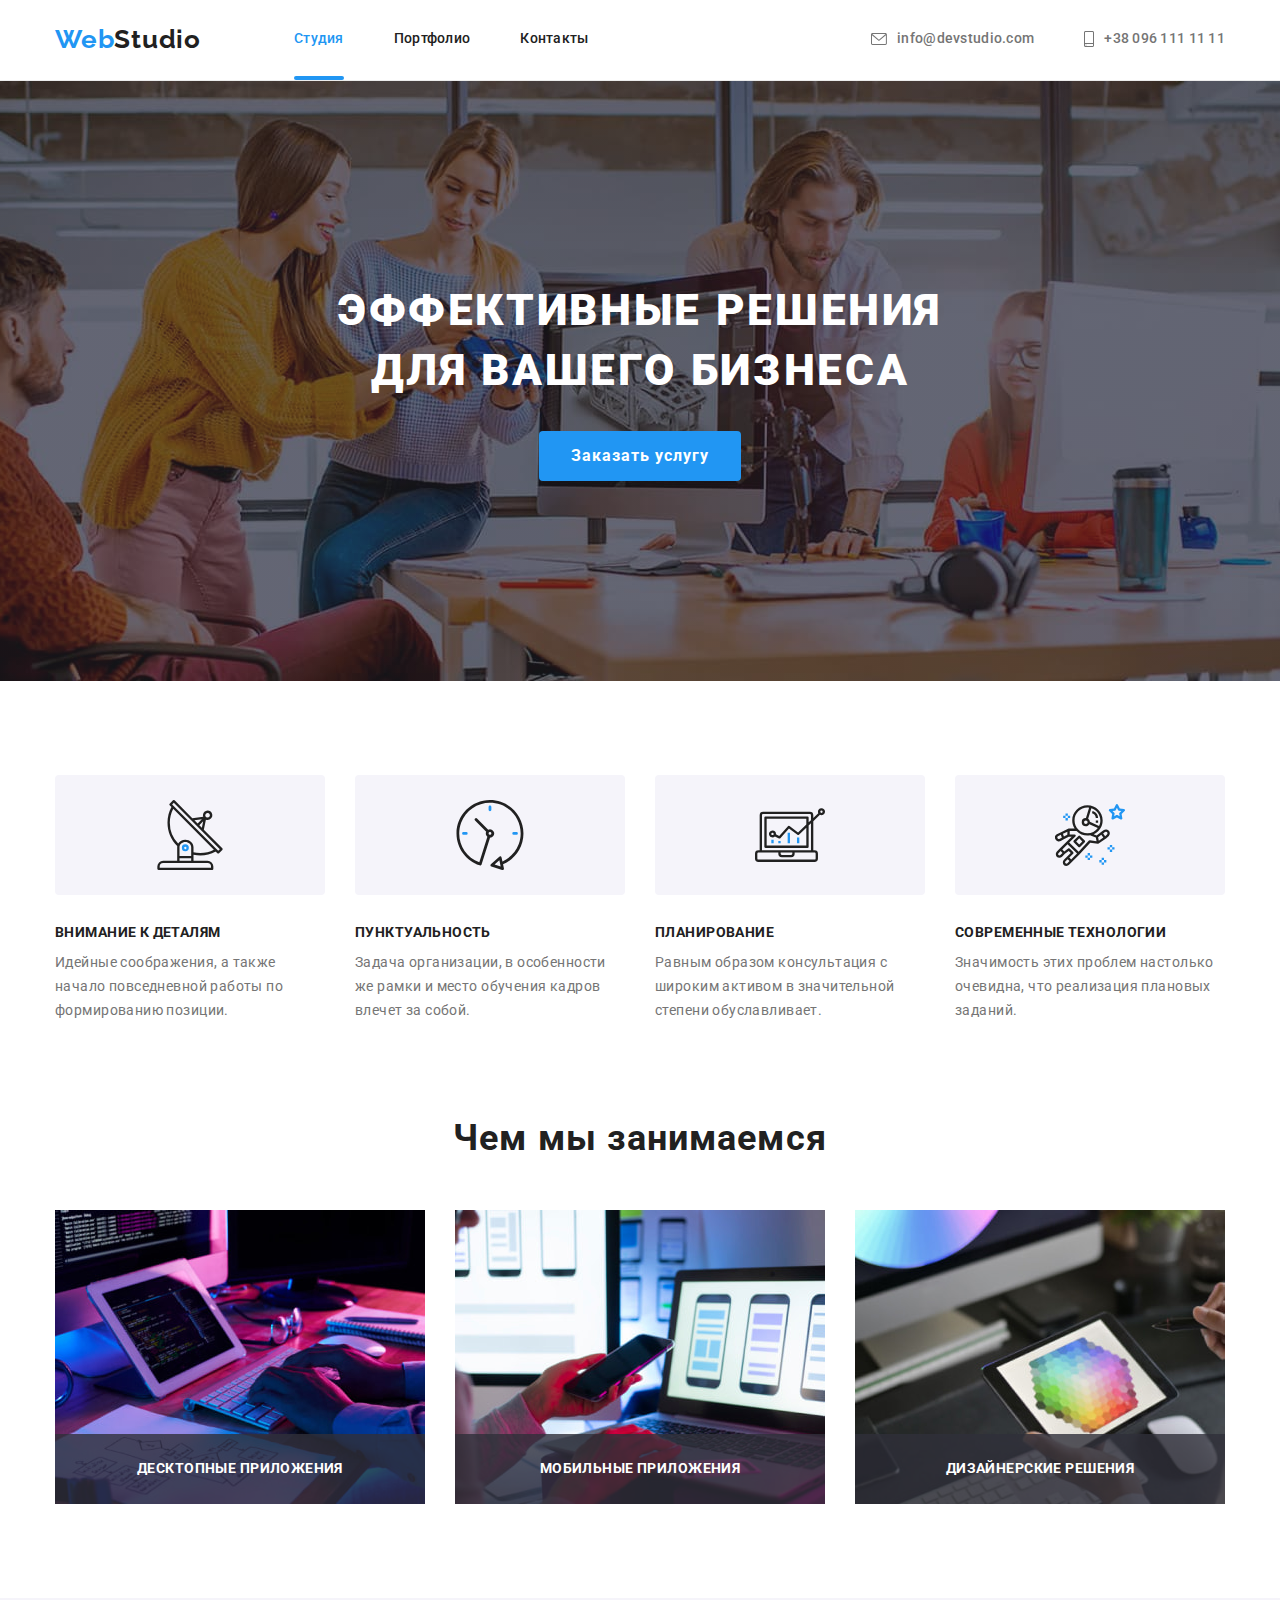
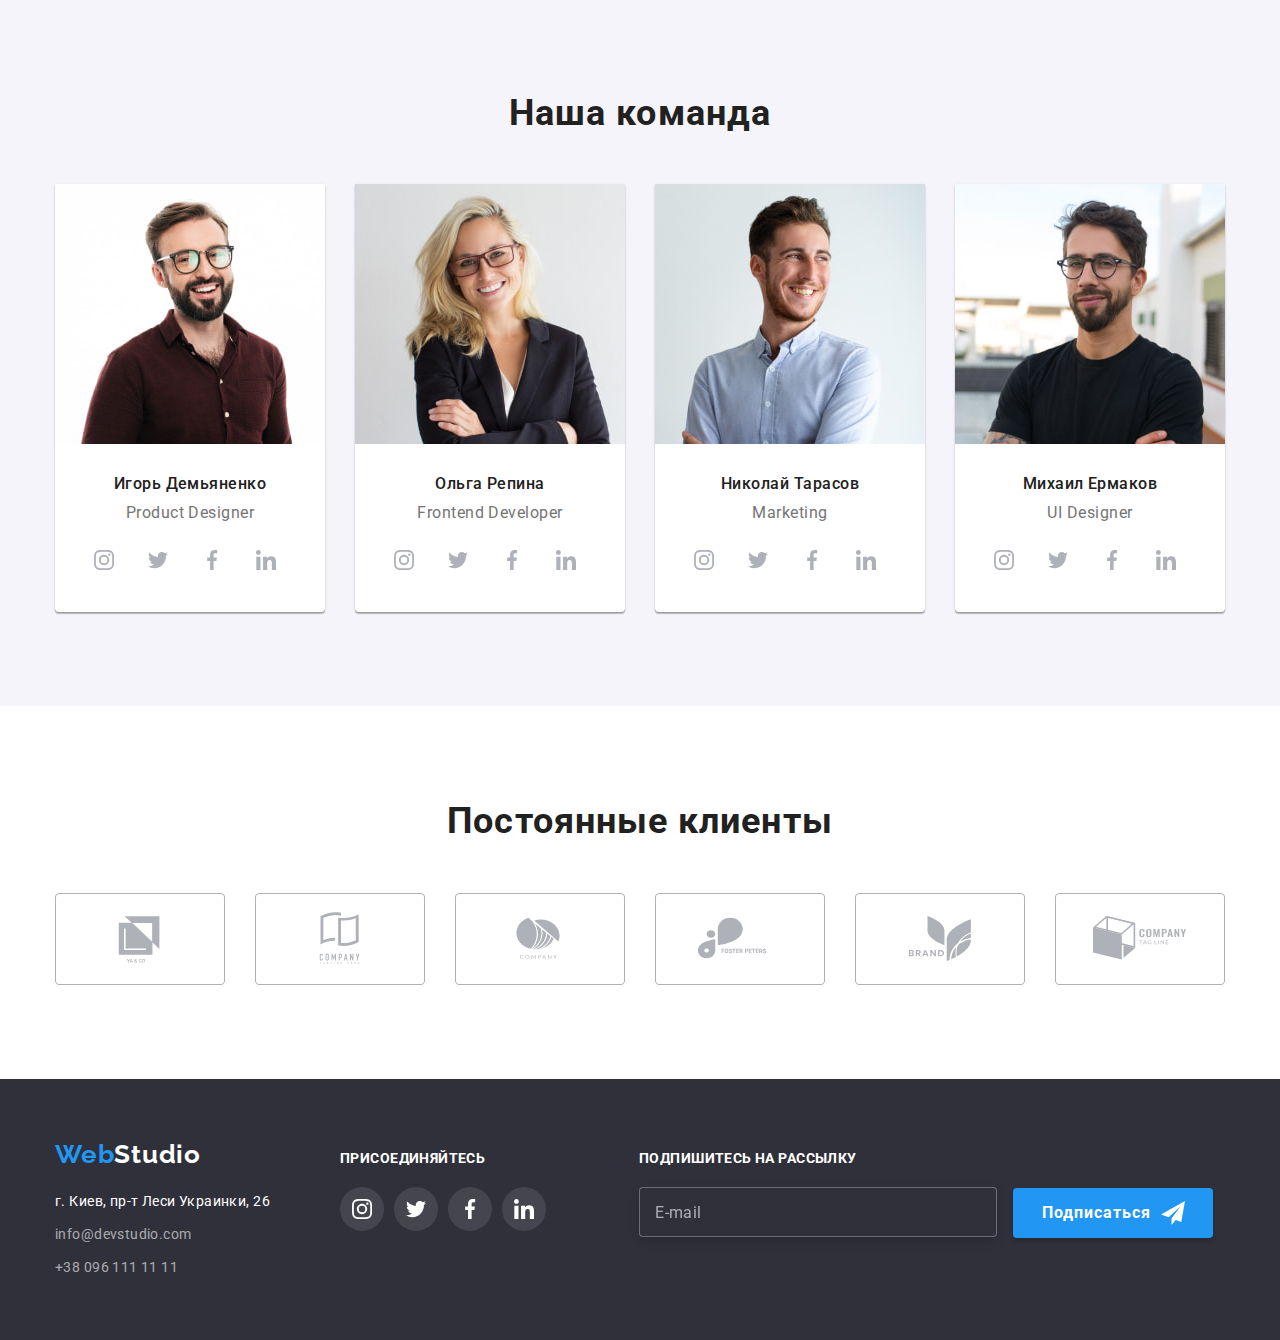
<file: index.html>
<!DOCTYPE html>
<html lang="ru">
  <head>
    <meta charset="UTF-8" />
    <meta http-equiv="X-UA-Compatible" content="IE=edge" />
    <meta name="viewport" content="width=device-width, initial-scale=1.0" />
    <title>Студія</title>
    <link
      href="https://fonts.googleapis.com/css2?family=Raleway:wght@700&family=Roboto:wght@400;500;700;900&display=swap"
      rel="stylesheet"
    />
    <link
      rel="stylesheet"
      href="https://cdnjs.cloudflare.com/ajax/libs/modern-normalize/1.1.0/modern-normalize.min.css"
    />
    <link rel="stylesheet" href="./css/main.min.css" />
  </head>

  <body>
    <!--Хедер-->
    <header class="pade-header">
      <div class="container pade-header__container">
        <a href="/" class="pade-header__logo"
          >Web<span class="pade-header__logo--span">Studio</span></a
        >
        <nav>
          <ul class="site-nav list">
            <li class="site-nav__item">
              <a
                href="./index.html"
                class="site-nav__link site-nav__link--current"
                >Студия</a
              >
            </li>
            <li class="site-nav__item">
              <a href="./portfolio.html" class="site-nav__link">Портфолио</a>
            </li>
            <li class="site-nav__item">
              <a href="" class="site-nav__link">Контакты</a>
            </li>
          </ul>
        </nav>
        <ul class="auth-nav list">
          <li class="auth-nav__item">
            <a href="mailto:info@devstudio.com" class="auth-nav__contact">
              <svg class="auth-nav__contact-icon" width="16" height="12">
                <use href="./images/icon.svg#icon-envelope"></use>
              </svg>
              info@devstudio.com
            </a>
          </li>
          <li class="auth-nav__item">
            <a href="tel:+380961111111" class="auth-nav__contact">
              <svg class="auth-nav__contact-icon" width="10" height="16">
                <use href="./images/icon.svg#icon-smartphone"></use>
              </svg>
              +38 096 111 11 11
            </a>
          </li>
        </ul>
        <button class="burger-button" burger-open>
          <svg width="40" height="40">
            <use href="./images/icon.svg#icon-menu"></use>
          </svg>
        </button>
      </div>
    </header>
    <!--Мейн-->
    <main>
      <!--Заказ услуг-->
      <!--Overlay-->
      <div class="overlay">
        <section class="services">
          <h1 class="services__title">
            ЭФФЕКТИВНЫЕ РЕШЕНИЯ <br />
            ДЛЯ ВАШЕГО БИЗНЕСА
          </h1>
          <button type="button" class="services__btn" data-modal-open>
            Заказать услугу
          </button>
          <!--backdrop-->
          <div class="backdrop is-hidden" data-modal>
            <div class="modal">
              <button type="button" class="modal__button" data-modal-close>
                <svg class="modal__icon" width="18" height="18">
                  <use href="./images/icon.svg#icon-close"></use>
                </svg>
              </button>
              <form class="form">
                <h1 class="form__title">
                  Оставьте свои данные, мы вам перезвоним
                </h1>
                <p class="form__field">
                  <label for="name" class="form__label">Имя</label>
                  <input
                    class="form__input"
                    type="text"
                    name="name"
                    id="name"
                  />
                  <svg class="form__icon" width="18" height="18">
                    <use href="./images/icon.svg#icon-person-black"></use>
                  </svg>
                </p>
                <p class="form__field">
                  <label for="tel" class="form__label">Телефон</label>
                  <input class="form__input" type="tel" name="tel" id="tel" />
                  <svg class="form__icon" width="18" height="18">
                    <use href="./images/icon.svg#icon-phone-black"></use>
                  </svg>
                </p>
                <p class="form__field">
                  <label for="mail" class="form__label">Почта</label>
                  <input
                    class="form__input"
                    type="email"
                    name="mail"
                    id="mail"
                  />
                  <svg class="form__icon" width="18" height="18">
                    <use href="./images/icon.svg#icon-email-black"></use>
                  </svg>
                </p>
                <p class="field">
                  <label for="comment" class="field__label">Комментарий</label>
                  <textarea
                    class="field__comment"
                    name="comment"
                    id="comment"
                    rows="8"
                    placeholder="Введите текст"
                  ></textarea>
                </p>
                <div class="checkbox">
                  <label for="policy" class="checbox__label">
                    <input
                      type="checkbox"
                      name="topic"
                      id="policy"
                      class="checkbox__input"
                    />
                    <svg class="checkbox__check" width="16" height="15">
                      <use href="./images/icon.svg#icon-check"></use>
                    </svg>
                    <span>
                      Соглашаюсь с рассылкой и принимаю
                      <a class="checkbox__list" href="#"
                        >Условия договора</a
                      ></span
                    >
                  </label>
                </div>
                <button class="form__btn" type="submit">Отправить</button>
              </form>
            </div>
          </div>
        </section>
      </div>
      <!--Навыки-->
      <section class="section">
        <div class="container">
          <ul class="feature list">
            <li class="feature__item">
              <div class="feature__icon">
                <svg width="70" height="70">
                  <use href="./images/icon.svg#icon-antenna"></use>
                </svg>
              </div>
              <h3 class="feature__title feature__title--basic">
                ВНИМАНИЕ К ДЕТАЛЯМ
              </h3>
              <p class="feature__text">
                Идейные соображения, а также начало повседневной работы по
                формированию позиции.
              </p>
            </li>
            <li class="feature__item">
              <div class="feature__icon">
                <svg width="70" height="70">
                  <use href="./images/icon.svg#icon-clock"></use>
                </svg>
              </div>
              <h3 class="feature__title feature__title--basic">
                ПУНКТУАЛЬНОСТЬ
              </h3>
              <p class="feature__text">
                Задача организации, в особенности же рамки и место обучения
                кадров влечет за собой.
              </p>
            </li>
            <li class="feature__item">
              <div class="feature__icon">
                <svg width="70" height="70">
                  <use href="./images/icon.svg#icon-diagram"></use>
                </svg>
              </div>
              <h3 class="feature__title feature__title--basic">ПЛАНИРОВАНИЕ</h3>
              <p class="feature__text">
                Равным образом консультация с широким активом в значительной
                степени обуславливает.
              </p>
            </li>
            <li class="feature__item">
              <div class="feature__icon">
                <svg width="70" height="70">
                  <use href="./images/icon.svg#icon-astronaut"></use>
                </svg>
              </div>
              <h3 class="feature__title feature__title--basic">
                СОВРЕМЕННЫЕ ТЕХНОЛОГИИ
              </h3>
              <p class="feature__text">
                Значимость этих проблем настолько очевидна, что реализация
                плановых заданий.
              </p>
            </li>
          </ul>
        </div>
      </section>
      <!--Чем мы занимаемся-->
      <section class="section section--no-padding">
        <div class="container">
          <h2 class="section__title">Чем мы занимаемся</h2>
          <ul class="container-section list">
            <li class="container-section__photo">
              <div class="container-section__product">
                <img
                  src="./images/img.jpg"
                  class="container-section__images"
                  width="370"
                  height="294"
                  alt="Планирование"
                />
                <div class="container-section__actions">
                  <h3 class="container-section__img">ДЕСКТОПНЫЕ ПРИЛОЖЕНИЯ</h3>
                </div>
              </div>
            </li>
            <li class="container-section__photo">
              <div class="container-section__product">
                <img
                  src="./images/img1.jpg"
                  class="container-section__images"
                  width="370"
                  height="294"
                  alt="Разработка мобильных приложений"
                />
                <div class="container-section__actions">
                  <h3 class="container-section__img">МОБИЛЬНЫЕ ПРИЛОЖЕНИЯ</h3>
                </div>
              </div>
            </li>
            <li class="container-section__photo">
              <div class="container-section__product">
                <img
                  src="./images/img2.jpg"
                  class="container-section__images"
                  width="370"
                  height="294"
                  alt="Оформления"
                />
                <div class="container-section__actions">
                  <h3 class="container-section__img">ДИЗАЙНЕРСКИЕ РЕШЕНИЯ</h3>
                </div>
              </div>
            </li>
          </ul>
        </div>
      </section>
      <!--Наша команда-->
      <section class="command-list section">
        <div class="container">
          <h2 class="section__title">Наша команда</h2>
          <ul class="comand list">
            <li class="comand__container">
              <picture>
                <source
                  srcset="
                    ./images/foto1-270.jpg   1x,
                    ./images/foto1-2702x.jpg 2x
                  "
                  media="(min-width: 1200px)"
                />
                <source
                  srcset="
                    ./images/foto1-354.jpg   1x,
                    ./images/foto1-3542x.jpg 2x
                  "
                  media="(min-width: 768px)"
                />
                <source
                  srcset="
                    ./images/foto1-450.jpg   1x,
                    ./images/foto1-4502x.jpg 2x
                  "
                  media="(max-width: 767px)"
                />
                <img
                  src="./images/foto1-270.jpg"
                  class="comand__images"
                  alt="Игорь Демьяненко"
                />
              </picture>
              <div class="comand-padding">
                <h3 class="comand-padding__title title">Игорь Демьяненко</h3>
                <p class="comand-padding__text">Product Designer</p>
                <ul class="list masege">
                  <li class="list">
                    <a class="masege__icon" href="#">
                      <svg width="20" height="20">
                        <use href="./images/icon.svg#icon-instagram"></use>
                      </svg>
                    </a>
                  </li>
                  <li class="list">
                    <a class="masege__icon" href="#">
                      <svg width="20" height="20">
                        <use href="./images/icon.svg#icon-twitter"></use>
                      </svg>
                    </a>
                  </li>
                  <li class="list">
                    <a class="masege__icon" href="#">
                      <svg width="20" height="20">
                        <use href="./images/icon.svg#icon-facebook"></use>
                      </svg>
                    </a>
                  </li>
                  <li class="list">
                    <a class="masege__icon masege__icon--not-margin" href="#">
                      <svg width="20" height="20">
                        <use href="./images/icon.svg#icon-linkedin"></use>
                      </svg>
                    </a>
                  </li>
                </ul>
              </div>
            </li>
            <li class="comand__container">
              <picture>
                <source
                  srcset="
                    ./images/foto2-270.jpg   1x,
                    ./images/foto2-2702x.jpg 2x
                  "
                  media="(min-width: 1200px)"
                />
                <source
                  srcset="
                    ./images/foto2-354.jpg   1x,
                    ./images/foto2-3542x.jpg 2x
                  "
                  media="(min-width: 768px)"
                />
                <source
                  srcset="
                    ./images/foto2-450.jpg   1x,
                    ./images/foto2-4502x.jpg 2x
                  "
                  media="(max-width: 767px)"
                />
                <img
                  src="./images/foto2-270.jpg"
                  class="comand__images"
                  alt="Ольга Репина"
                />
              </picture>
              <div class="comand-padding">
                <h3 class="comand-padding__title title">Ольга Репина</h3>
                <p class="comand-padding__text">Frontend Developer</p>
                <ul class="list masege">
                  <li class="list">
                    <a class="masege__icon" href="#">
                      <svg width="20" height="20">
                        <use href="./images/icon.svg#icon-instagram"></use>
                      </svg>
                    </a>
                  </li>
                  <li class="list">
                    <a class="masege__icon" href="#">
                      <svg width="20" height="20">
                        <use href="./images/icon.svg#icon-twitter"></use>
                      </svg>
                    </a>
                  </li>
                  <li class="list">
                    <a class="masege__icon" href="#">
                      <svg width="20" height="20">
                        <use href="./images/icon.svg#icon-facebook"></use>
                      </svg>
                    </a>
                  </li>
                  <li class="list">
                    <a class="masege__icon masege__icon--not-margin" href="#">
                      <svg width="20" height="20">
                        <use href="./images/icon.svg#icon-linkedin"></use>
                      </svg>
                    </a>
                  </li>
                </ul>
              </div>
            </li>
            <li class="comand__container">
              <picture>
                <source
                  srcset="
                    ./images/foto3-270.jpg   1x,
                    ./images/foto3-2702x.jpg 2x
                  "
                  media="(min-width: 1200px)"
                />
                <source
                  srcset="
                    ./images/foto3-354.jpg   1x,
                    ./images/foto3-3542x.jpg 2x
                  "
                  media="(min-width: 768px)"
                />
                <source
                  srcset="
                    ./images/foto3-450.jpg   1x,
                    ./images/foto3-4502x.jpg 2x
                  "
                  media="(max-width: 767px)"
                />
                <img
                  src="./images/foto3-270.jpg"
                  class="comand__images"
                  alt="Николай Тарасов"
                />
              </picture>
              <div class="comand-padding">
                <h3 class="comand-padding__title title">Николай Тарасов</h3>
                <p class="comand-padding__text">Marketing</p>
                <ul class="list masege">
                  <li class="list">
                    <a class="masege__icon" href="#">
                      <svg width="20" height="20">
                        <use href="./images/icon.svg#icon-instagram"></use>
                      </svg>
                    </a>
                  </li>
                  <li class="list">
                    <a class="masege__icon" href="#">
                      <svg class="twitter" width="20" height="20">
                        <use href="./images/icon.svg#icon-twitter"></use>
                      </svg>
                    </a>
                  </li>
                  <li class="list">
                    <a class="masege__icon" href="#">
                      <svg width="20" height="20">
                        <use href="./images/icon.svg#icon-facebook"></use>
                      </svg>
                    </a>
                  </li>
                  <li class="list">
                    <a class="masege__icon masege__icon--not-margin" href="#">
                      <svg width="20" height="20">
                        <use href="./images/icon.svg#icon-linkedin"></use>
                      </svg>
                    </a>
                  </li>
                </ul>
              </div>
            </li>
            <li class="comand__container">
              <picture>
                <source
                  srcset="
                    ./images/foto4-270.jpg   1x,
                    ./images/foto4-2702x.jpg 2x
                  "
                  media="(min-width: 1200px)"
                />
                <source
                  srcset="
                    ./images/foto4-354.jpg   1x,
                    ./images/foto4-3542x.jpg 2x
                  "
                  media="(min-width: 768px)"
                />
                <source
                  srcset="
                    ./images/foto4-450.jpg   1x,
                    ./images/foto4-4502x.jpg 2x
                  "
                  media="(max-width: 767px)"
                />
                <img
                  src="./images/foto4-270.jpg"
                  class="comand__images"
                  alt="Михаил Ермаков"
                />
              </picture>
              <div class="comand-padding">
                <h3 class="comand-padding__title title">Михаил Ермаков</h3>
                <p class="comand-padding__text">UI Designer</p>
                <ul class="list masege">
                  <li class="list">
                    <a class="masege__icon" href="#">
                      <svg width="20" height="20">
                        <use href="./images/icon.svg#icon-instagram"></use>
                      </svg>
                    </a>
                  </li>
                  <li class="list">
                    <a class="masege__icon" href="#">
                      <svg width="20" height="20">
                        <use href="./images/icon.svg#icon-twitter"></use>
                      </svg>
                    </a>
                  </li>
                  <li class="list">
                    <a class="masege__icon" href="#">
                      <svg width="20" height="20">
                        <use href="./images/icon.svg#icon-facebook"></use>
                      </svg>
                    </a>
                  </li>
                  <li class="list">
                    <a class="masege__icon masege__icon--not-margin" href="#">
                      <svg width="20" height="20">
                        <use href="./images/icon.svg#icon-linkedin"></use>
                      </svg>
                    </a>
                  </li>
                </ul>
              </div>
            </li>
          </ul>
        </div>
      </section>
      <!--logo-company-->
      <section class="section">
        <h2 class="section__title">Постоянные клиенты</h2>
        <div class="container">
          <ul class="list client">
            <li class="list client__company">
              <div class="list">
                <a class="client__logo" href="#">
                  <svg width="106" height="60">
                    <use href="./images/icon.svg#icon-yago"></use>
                  </svg>
                </a>
              </div>
            </li>
            <li class="list client__company">
              <div class="list">
                <a class="client__logo" href="#">
                  <svg width="106" height="60">
                    <use href="./images/icon.svg#icon-tagline"></use>
                  </svg>
                </a>
              </div>
            </li>
            <li class="list client__company">
              <div class="list">
                <a class="client__logo" href="#">
                  <svg width="106" height="60">
                    <use href="./images/icon.svg#icon-company"></use>
                  </svg>
                </a>
              </div>
            </li>
            <li class="list client__company">
              <div class="list">
                <a class="client__logo" href="#">
                  <svg width="106" height="60">
                    <use href="./images/icon.svg#icon-foster"></use>
                  </svg>
                </a>
              </div>
            </li>
            <li class="list client__company">
              <div class="list">
                <a class="client__logo" href="#">
                  <svg width="106" height="60">
                    <use href="./images/icon.svg#icon-brand"></use>
                  </svg>
                </a>
              </div>
            </li>
            <li class="list client__company">
              <div class="list">
                <a class="client__logo" href="#">
                  <svg width="106" height="60">
                    <use href="./images/icon.svg#icon-tag"></use>
                  </svg>
                </a>
              </div>
            </li>
          </ul>
        </div>
      </section>
    </main>
    <!--Футер-->
    <footer class="footer">
      <div class="container footer__container">
        <div class="footer__content">
          <a href="/" class="footer__logo"
            >Web<span class="footer__logo-white">Studio</span></a
          >
          <address>
            <ul class="footer__list list">
              <li class="footer__address">
                <a href="" class="footer__address"
                  >г. Киев, пр-т Леси Украинки, 26</a
                >
              </li>
              <li class="footer__address">
                <a href="mailto:info@devstudio.com" class="footer__contacts"
                  >info@devstudio.com</a
                >
              </li>
              <li class="footer__address">
                <a href="tel:+380961111111" class="footer__contacts"
                  >+38 096 111 11 11</a
                >
              </li>
            </ul>
          </address>
        </div>
        <div>
          <h3 class="footer__text">ПРИСОЕДИНЯЙТЕСЬ</h3>
          <ul class="list footer__masege">
            <li class="list">
              <a class="footer__icon" href="#">
                <svg width="20" height="20">
                  <use href="./images/icon.svg#icon-instagram"></use>
                </svg>
              </a>
            </li>
            <li class="list">
              <a class="footer__icon" href="#">
                <svg width="20" height="20">
                  <use href="./images/icon.svg#icon-twitter"></use>
                </svg>
              </a>
            </li>
            <li class="list">
              <a class="footer__icon" href="#">
                <svg width="20" height="20">
                  <use href="./images/icon.svg#icon-facebook"></use>
                </svg>
              </a>
            </li>
            <li class="list">
              <a class="footer__icon footer__icon--not-margin" href="#">
                <svg width="20" height="20">
                  <use href="./images/icon.svg#icon-linkedin"></use>
                </svg>
              </a>
            </li>
          </ul>
        </div>
        <!-- Subscription -->
        <div class="subscription">
          <h3 class="subscription__title">ПОДПИШИТЕСЬ НА РАССЫЛКУ</h3>
          <form class="subscription__form">
            <label class="subscription__label" for="email"></label>
            <input
              class="subscription__input"
              type="email"
              name="subscription"
              id="email"
              placeholder="E-mail"
            />
            <button class="subscription__button" type="submit">
              Подписаться
              <svg width="24" height="24">
                <use
                  class="subscription__svg"
                  href="./images/icon.svg#icon-send"
                ></use>
              </svg>
            </button>
          </form>
        </div>
      </div>
    </footer>
    <div class="burger is-hidden-burger" burger>
      <div class="burger__block">
        <button class="burger__mobile" type="button" burger-close>
          <svg class="burger__close" width="40" height="40" burger-close>
            <use href="./images/icon.svg#icon-cross"></use>
          </svg>
        </button>
        <ul class="burger__site-nav list">
          <li class="burger__item">
            <a href="./index.html" class="burger__link">Студия</a>
          </li>
          <li class="burger__item">
            <a href="./portfolio.html" class="burger__link">Портфолио</a>
          </li>
          <li class="burger__item">
            <a href="" class="burger__link">Контакты</a>
          </li>
        </ul>
        <div class="contact">
          <ul class="contact__auth-nav list">
            <li class="contact__adress">
              <a href="tel:+380961111111" class="contact__adress-tel">
                +38 096 111 11 11
              </a>
            </li>
            <li class="contact__adress">
              <a href="mailto:info@devstudio.com" class="contact__adress-mail">
                info@devstudio.com
              </a>
            </li>
          </ul>
          <ul class="contact__list list">
            <li class="contact__item">
              <a href="" class="contact__text contact__text--left">Instagram</a>
            </li>
            <li class="contact__item">
              <a href="" class="contact__text">Twitter</a>
            </li>
            <li class="contact__item">
              <a href="" class="contact__text">Facebook</a>
            </li>
            <li class="contact__item">
              <a href="" class="contact__text">LinkedIn</a>
            </li>
          </ul>
        </div>
      </div>
    </div>
    <script src="./js/modal.js"></script>
    <script src="./js/mobile-menu.js"></script>
  </body>
</html>
</file>
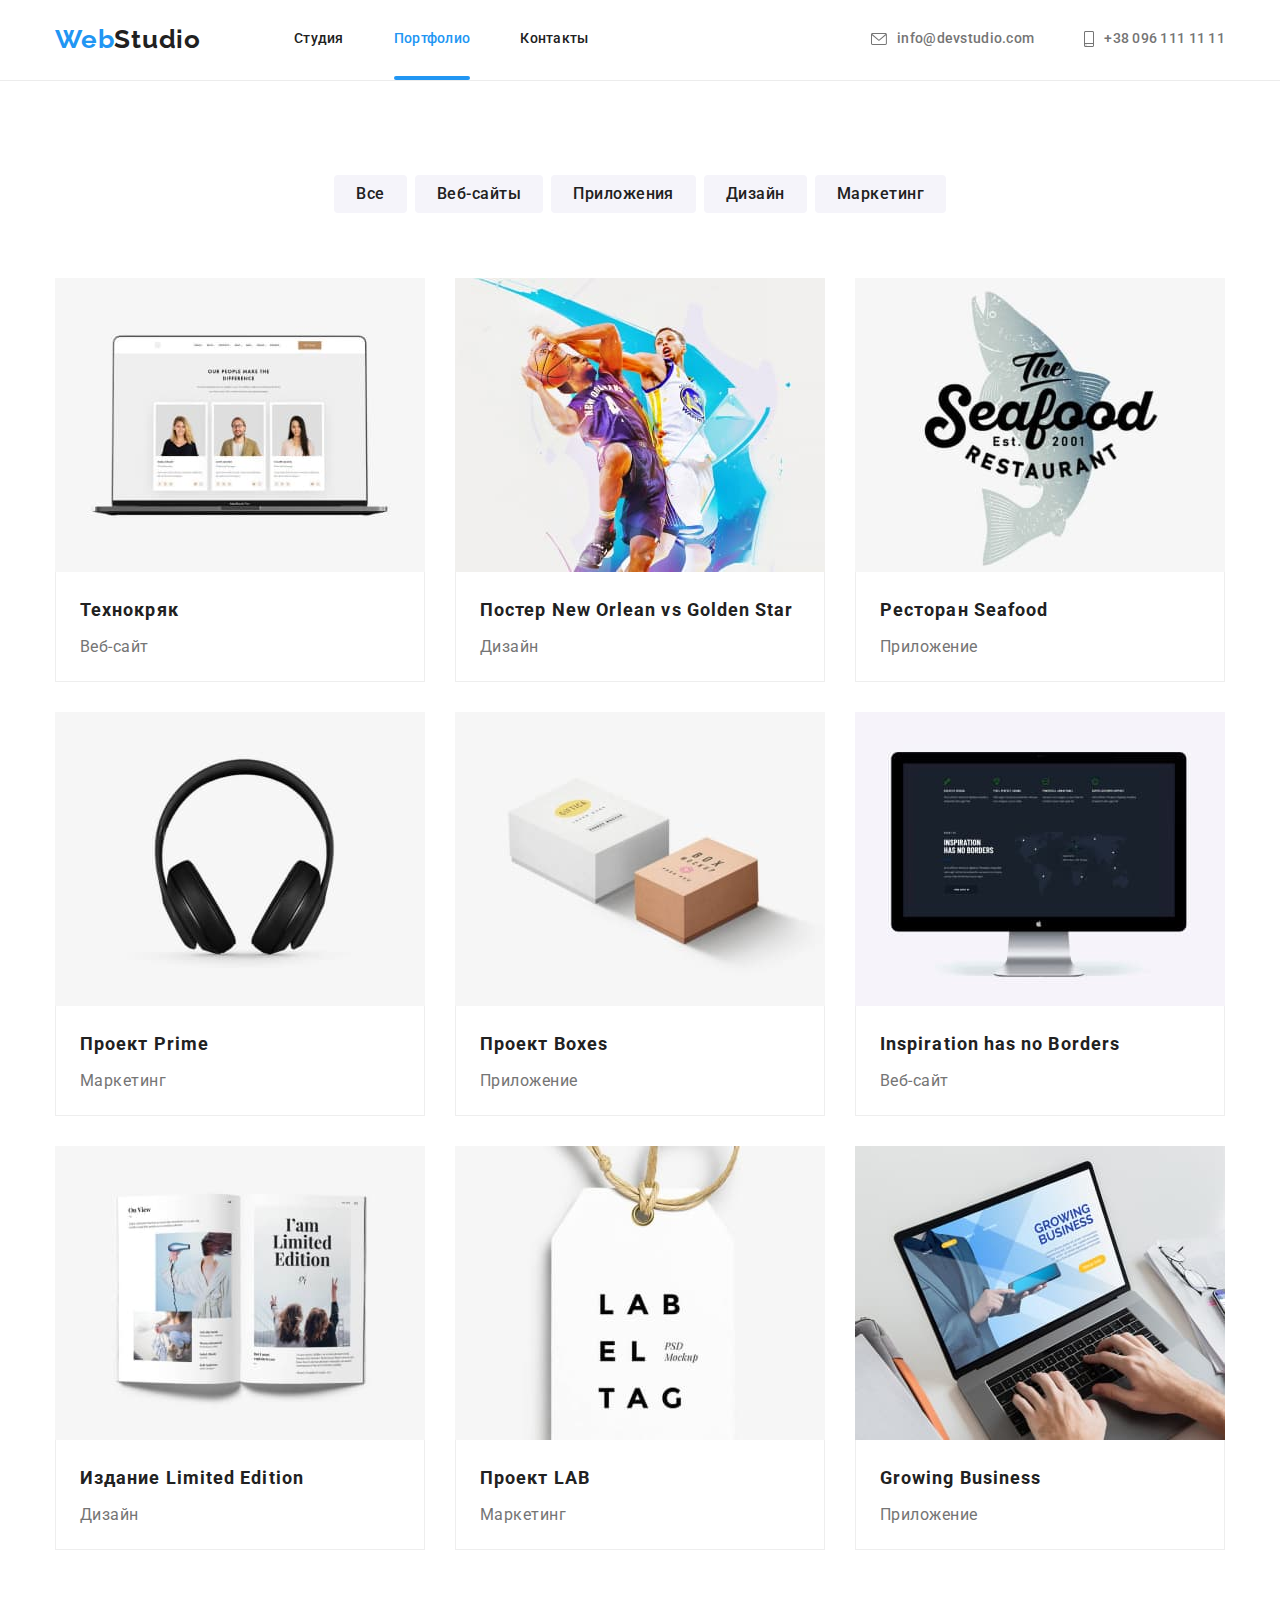
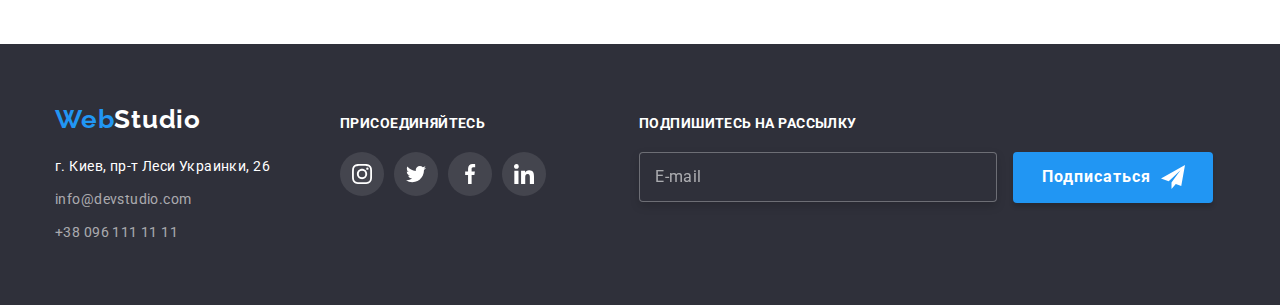
<file: portfolio.html>
<!DOCTYPE html>
<html lang="ru">
  <head>
    <meta charset="UTF-8" />
    <meta http-equiv="X-UA-Compatible" content="IE=edge" />
    <meta name="viewport" content="width=device-width, initial-scale=1.0" />
    <title>Портфоліо</title>
    <link
      href="https://fonts.googleapis.com/css2?family=Raleway:wght@700&family=Roboto:wght@400;500;700;900&display=swap"
      rel="stylesheet"
    />
    <link
      rel="stylesheet"
      href="https://cdnjs.cloudflare.com/ajax/libs/modern-normalize/1.1.0/modern-normalize.min.css"
    />
    <link rel="stylesheet" href="./css/main.min.css" />
  </head>

  <body>
    <!--Хедер-->
    <header class="pade-header">
      <div class="container pade-header__container">
        <a href="/" class="pade-header__logo"
          >Web<span class="pade-header__logo--span">Studio</span></a
        >
        <nav>
          <ul class="site-nav list">
            <li class="site-nav__item">
              <a href="./index.html" class="site-nav__link">Студия</a>
            </li>
            <li class="site-nav__item">
              <a
                href="./portfolio.html"
                class="site-nav__link site-nav__link--current"
                >Портфолио</a
              >
            </li>
            <li class="site-nav__item">
              <a href="" class="site-nav__link">Контакты</a>
            </li>
          </ul>
        </nav>
        <ul class="auth-nav list">
          <li class="auth-nav__item">
            <a href="mailto:info@devstudio.com" class="auth-nav__contact">
              <svg class="auth-nav__contact-icon" width="16" height="12">
                <use href="./images/icon.svg#icon-envelope"></use>
              </svg>
              info@devstudio.com
            </a>
          </li>
          <li class="auth-nav__item">
            <a href="tel:+380961111111" class="auth-nav__contact">
              <svg class="auth-nav__contact-icon" width="10" height="16">
                <use href="./images/icon.svg#icon-smartphone"></use>
              </svg>
              +38 096 111 11 11
            </a>
          </li>
        </ul>
        <button class="burger-button" burger-open>
          <svg width="40" height="40">
            <use href="./images/icon.svg#icon-menu"></use>
          </svg>
        </button>
      </div>
    </header>
    <!--Мейн-->
    <main>
      <section class="section">
        <div class="container">
          <!--Навигация-->
          <ul class="navigation list">
            <li class="navigation__list">
              <button type="button" class="navigation__button">Все</button>
            </li>
            <li class="navigation__list">
              <button type="button" class="navigation__button">
                Веб-сайты
              </button>
            </li>
            <li class="navigation__list">
              <button type="button" class="navigation__button">
                Приложения
              </button>
            </li>
            <li class="navigation__list">
              <button type="button" class="navigation__button">Дизайн</button>
            </li>
            <li class="navigation__list">
              <button type="button" class="navigation__button">
                Маркетинг
              </button>
            </li>
          </ul>
          <!--Примеры работ-->
          <ul class="examples list">
            <li class="examples__list">
              <a href="" class="examples__work">
                <div class="product">
                  <picture>
                    <source
                      srcset="
                        ./images/img11-370.jpg   1x,
                        ./images/img11-3702x.jpg 2x
                      "
                      media="(min-width: 1200px)"
                    />
                    <source
                      srcset="
                        ./images/img11-354.jpg   1x,
                        ./images/img11-3542x.jpg 2x
                      "
                      media="(min-width: 768px)"
                    />
                    <source
                      srcset="
                        ./images/img11-450.jpg   1x,
                        ./images/img11-4502x.jpg 2x
                      "
                      media="(max-width: 767px)"
                    />
                    <img
                      src="./images/img11-370.jpg"
                      class="product__images"
                      alt="Страница веб-сайта"
                    />
                  </picture>
                  <div class="product__actions">
                    <p class="product__text">
                      Ресурс предлагает комплексные предложения с разным уровнем
                      функционала и сервисов. Все это позволит посетителю
                      получить исчерпывающие сведения о компании или частном
                      лице.
                    </p>
                  </div>
                </div>
                <div class="border border--height">
                  <h2 class="border__title title">Технокряк</h2>
                  <p class="border__text">Веб-сайт</p>
                </div>
              </a>
            </li>
            <li class="examples__list">
              <a href="" class="examples__work">
                <div class="product">
                  <picture>
                    <source
                      srcset="
                        ./images/img12-370.jpg   1x,
                        ./images/img12-3702x.jpg 2x
                      "
                      media="(min-width: 1200px)"
                    />
                    <source
                      srcset="
                        ./images/img12-354.jpg   1x,
                        ./images/img12-3542x.jpg 2x
                      "
                      media="(min-width: 768px)"
                    />
                    <source
                      srcset="
                        ./images/img12-450.jpg   1x,
                        ./images/img12-4502x.jpg 2x
                      "
                      media="(max-width: 767px)"
                    />
                    <img
                      src="./images/img12-370.jpg"
                      class="product__images"
                      alt="Постер"
                    />
                  </picture>
                  <div class="product__actions">
                    <p class="product__text">
                      Ресурс предлагает комплексные предложения с разным уровнем
                      функционала и сервисов. Все это позволит посетителю
                      получить исчерпывающие сведения о компании или частном
                      лице.
                    </p>
                  </div>
                </div>
                <div class="border border--height">
                  <h2 class="border__title title">
                    Постер New Orlean vs Golden Star
                  </h2>
                  <p class="border__text">Дизайн</p>
                </div>
              </a>
            </li>
            <li class="examples__list">
              <a href="" class="examples__work">
                <div class="product">
                  <picture>
                    <source
                      srcset="
                        ./images/img13-370.jpg   1x,
                        ./images/img13-3702x.jpg 2x
                      "
                      media="(min-width: 1200px)"
                    />
                    <source
                      srcset="
                        ./images/img13-354.jpg   1x,
                        ./images/img13-3542x.jpg 2x
                      "
                      media="(min-width: 768px)"
                    />
                    <source
                      srcset="
                        ./images/img13-450.jpg   1x,
                        ./images/img13-4502x.jpg 2x
                      "
                      media="(max-width: 767px)"
                    />
                    <img
                      src="./images/img13-370.jpg"
                      class="product__images"
                      alt="Ресторан"
                    />
                  </picture>
                  <div class="product__actions">
                    <p class="product__text">
                      Ресурс предлагает комплексные предложения с разным уровнем
                      функционала и сервисов. Все это позволит посетителю
                      получить исчерпывающие сведения о компании или частном
                      лице.
                    </p>
                  </div>
                </div>
                <div class="border">
                  <h2 class="border__title title">Ресторан Seafood</h2>
                  <p class="border__text">Приложение</p>
                </div>
              </a>
            </li>
            <li class="examples__list">
              <a href="" class="examples__work">
                <div class="product">
                  <picture>
                    <source
                      srcset="
                        ./images/img14-370.jpg   1x,
                        ./images/img14-3702x.jpg 2x
                      "
                      media="(min-width: 1200px)"
                    />
                    <source
                      srcset="
                        ./images/img14-354.jpg   1x,
                        ./images/img14-3542x.jpg 2x
                      "
                      media="(min-width: 768px)"
                    />
                    <source
                      srcset="
                        ./images/img14-450.jpg   1x,
                        ./images/img14-4502x.jpg 2x
                      "
                      media="(max-width: 767px)"
                    />
                    <img
                      src="./images/img14-370.jpg"
                      class="product__images"
                      alt="Навушники"
                    />
                  </picture>
                  <div class="product__actions">
                    <p class="product__text">
                      Ресурс предлагает комплексные предложения с разным уровнем
                      функционала и сервисов. Все это позволит посетителю
                      получить исчерпывающие сведения о компании или частном
                      лице.
                    </p>
                  </div>
                </div>
                <div class="border">
                  <h2 class="border__title title">Проект Prime</h2>
                  <p class="border__text">Маркетинг</p>
                </div>
              </a>
            </li>
            <li class="examples__list">
              <a href="" class="examples__work">
                <div class="product">
                  <picture>
                    <source
                      srcset="
                        ./images/img15-370.jpg   1x,
                        ./images/img15-3702x.jpg 2x
                      "
                      media="(min-width: 1200px)"
                    />
                    <source
                      srcset="
                        ./images/img15-354.jpg   1x,
                        ./images/img15-3542x.jpg 2x
                      "
                      media="(min-width: 768px)"
                    />
                    <source
                      srcset="
                        ./images/img15-450.jpg   1x,
                        ./images/img15-4502x.jpg 2x
                      "
                      media="(max-width: 767px)"
                    />
                    <img
                      src="./images/img15-370.jpg"
                      class="product__images"
                      alt="Коробки"
                    />
                  </picture>
                  <div class="product__actions">
                    <p class="product__text">
                      Ресурс предлагает комплексные предложения с разным уровнем
                      функционала и сервисов. Все это позволит посетителю
                      получить исчерпывающие сведения о компании или частном
                      лице.
                    </p>
                  </div>
                </div>
                <div class="border">
                  <h2 class="border__title title">Проект Boxes</h2>
                  <p class="border__text">Приложение</p>
                </div>
              </a>
            </li>
            <li class="examples__list">
              <a href="" class="examples__work">
                <div class="product">
                  <picture>
                    <source
                      srcset="
                        ./images/img16-370.jpg   1x,
                        ./images/img16-3702x.jpg 2x
                      "
                      media="(min-width: 1200px)"
                    />
                    <source
                      srcset="
                        ./images/img16-354.jpg   1x,
                        ./images/img16-3542x.jpg 2x
                      "
                      media="(min-width: 768px)"
                    />
                    <source
                      srcset="
                        ./images/img16-450.jpg   1x,
                        ./images/img16-4502x.jpg 2x
                      "
                      media="(max-width: 767px)"
                    />
                    <img
                      src="./images/img16-370.jpg"
                      class="product__images"
                      lt="Веб-сайт"
                    />
                  </picture>
                  <div class="product__actions">
                    <p class="product__text">
                      Ресурс предлагает комплексные предложения с разным уровнем
                      функционала и сервисов. Все это позволит посетителю
                      получить исчерпывающие сведения о компании или частном
                      лице.
                    </p>
                  </div>
                </div>
                <div class="border">
                  <h2 class="border__title title">
                    Inspiration has no Borders
                  </h2>
                  <p class="border__text">Веб-сайт</p>
                </div>
              </a>
            </li>
            <li class="examples__list">
              <a href="" class="examples__work">
                <div class="product">
                  <picture>
                    <source
                      srcset="
                        ./images/img17-370.jpg   1x,
                        ./images/img17-3702x.jpg 2x
                      "
                      media="(min-width: 1200px)"
                    />
                    <source
                      srcset="
                        ./images/img17-354.jpg   1x,
                        ./images/img17-3542x.jpg 2x
                      "
                      media="(min-width: 768px)"
                    />
                    <source
                      srcset="
                        ./images/img17-450.jpg   1x,
                        ./images/img17-4502x.jpg 2x
                      "
                      media="(max-width: 767px)"
                    />
                    <img
                      src="./images/img17-370.jpg"
                      class="product__images"
                      alt="Издание"
                    />
                  </picture>
                  <div class="product__actions">
                    <p class="product__text">
                      Ресурс предлагает комплексные предложения с разным уровнем
                      функционала и сервисов. Все это позволит посетителю
                      получить исчерпывающие сведения о компании или частном
                      лице.
                    </p>
                  </div>
                </div>
                <div class="border">
                  <h2 class="border__title title">Издание Limited Edition</h2>
                  <p class="border__text">Дизайн</p>
                </div>
              </a>
            </li>
            <li class="examples__list">
              <a href="" class="examples__work">
                <div class="product">
                  <picture>
                    <source
                      srcset="
                        ./images/img18-370.jpg   1x,
                        ./images/img18-3702x.jpg 2x
                      "
                      media="(min-width: 1200px)"
                    />
                    <source
                      srcset="
                        ./images/img18-354.jpg   1x,
                        ./images/img18-3542x.jpg 2x
                      "
                      media="(min-width: 768px)"
                    />
                    <source
                      srcset="
                        ./images/img18-450.jpg   1x,
                        ./images/img18-4502x.jpg 2x
                      "
                      media="(max-width: 767px)"
                    />
                    <img
                      src="./images/img18-370.jpg"
                      class="product__images"
                      alt="Проект LAB"
                    />
                  </picture>
                  <div class="product__actions">
                    <p class="product__text">
                      Ресурс предлагает комплексные предложения с разным уровнем
                      функционала и сервисов. Все это позволит посетителю
                      получить исчерпывающие сведения о компании или частном
                      лице.
                    </p>
                  </div>
                </div>
                <div class="border">
                  <h2 class="border__title title">Проект LAB</h2>
                  <p class="border__text">Маркетинг</p>
                </div>
              </a>
            </li>
            <li class="examples__list">
              <a href="" class="examples__work">
                <div class="product">
                  <picture>
                    <source
                      srcset="
                        ./images/img19-370.jpg   1x,
                        ./images/img19-3702x.jpg 2x
                      "
                      media="(min-width: 1200px)"
                    />
                    <source
                      srcset="
                        ./images/img19-354.jpg   1x,
                        ./images/img19-3542x.jpg 2x
                      "
                      media="(min-width: 768px)"
                    />
                    <source
                      srcset="
                        ./images/img19-450.jpg   1x,
                        ./images/img19-4502x.jpg 2x
                      "
                      media="(max-width: 767px)"
                    />
                    <img
                      src="./images/img19-370.jpg"
                      class="product__images"
                      alt="Страница бизнеса"
                    />
                  </picture>
                  <div class="product__actions">
                    <p class="product__text">
                      Ресурс предлагает комплексные предложения с разным уровнем
                      функционала и сервисов. Все это позволит посетителю
                      получить исчерпывающие сведения о компании или частном
                      лице.
                    </p>
                  </div>
                </div>
                <div class="border">
                  <h2 class="border__title title">Growing Business</h2>
                  <p class="border__text">Приложение</p>
                </div>
              </a>
            </li>
          </ul>
        </div>
      </section>
    </main>
    <!--Футер-->
    <footer class="footer">
      <div class="container footer__container">
        <div class="footer__content">
          <a href="/" class="footer__logo"
            >Web<span class="footer__logo-white">Studio</span></a
          >
          <address>
            <ul class="footer__list list">
              <li class="footer__address">
                <a href="" class="footer__address"
                  >г. Киев, пр-т Леси Украинки, 26</a
                >
              </li>
              <li class="footer__address">
                <a href="mailto:info@devstudio.com" class="footer__contacts"
                  >info@devstudio.com</a
                >
              </li>
              <li class="footer__address">
                <a href="tel:+380961111111" class="footer__contacts"
                  >+38 096 111 11 11</a
                >
              </li>
            </ul>
          </address>
        </div>
        <div>
          <h3 class="footer__text">ПРИСОЕДИНЯЙТЕСЬ</h3>
          <ul class="list footer__masege">
            <li class="list">
              <a class="footer__icon" href="#">
                <svg width="20" height="20">
                  <use href="./images/icon.svg#icon-instagram"></use>
                </svg>
              </a>
            </li>
            <li class="list">
              <a class="footer__icon" href="#">
                <svg width="20" height="20">
                  <use href="./images/icon.svg#icon-twitter"></use>
                </svg>
              </a>
            </li>
            <li class="list">
              <a class="footer__icon" href="#">
                <svg width="20" height="20">
                  <use href="./images/icon.svg#icon-facebook"></use>
                </svg>
              </a>
            </li>
            <li class="list">
              <a class="footer__icon footer__icon--not-margin" href="#">
                <svg width="20" height="20">
                  <use href="./images/icon.svg#icon-linkedin"></use>
                </svg>
              </a>
            </li>
          </ul>
        </div>
        <!-- Subscription -->
        <div class="subscription">
          <h3 class="subscription__title">ПОДПИШИТЕСЬ НА РАССЫЛКУ</h3>
          <form class="subscription__form">
            <label class="subscription__label" for="email"></label>
            <input
              class="subscription__input"
              type="email"
              name="subscription"
              id="email"
              placeholder="E-mail"
            />
            <button class="subscription__button" type="submit">
              Подписаться
              <svg width="24" height="24">
                <use
                  class="subscription__svg"
                  href="./images/icon.svg#icon-send"
                ></use>
              </svg>
            </button>
          </form>
        </div>
      </div>
    </footer>
    <div class="burger is-hidden-burger" burger>
      <div class="burger__block">
        <button class="burger__mobile" type="button" burger-close>
          <svg class="burger__close" width="40" height="40" burger-close>
            <use href="./images/icon.svg#icon-cross"></use>
          </svg>
        </button>
        <ul class="burger__site-nav list">
          <li class="burger__item">
            <a href="./index.html" class="burger__link">Студия</a>
          </li>
          <li class="burger__item">
            <a href="./portfolio.html" class="burger__link">Портфолио</a>
          </li>
          <li class="burger__item">
            <a href="" class="burger__link">Контакты</a>
          </li>
        </ul>
        <div class="contact">
          <ul class="contact__auth-nav list">
            <li class="contact__adress">
              <a href="tel:+380961111111" class="contact__adress-tel">
                +38 096 111 11 11
              </a>
            </li>
            <li class="contact__adress">
              <a href="mailto:info@devstudio.com" class="contact__adress-mail">
                info@devstudio.com
              </a>
            </li>
          </ul>
          <ul class="contact__list list">
            <li class="contact__item">
              <a href="" class="contact__text contact__text--left">Instagram</a>
            </li>
            <li class="contact__item">
              <a href="" class="contact__text">Twitter</a>
            </li>
            <li class="contact__item">
              <a href="" class="contact__text">Facebook</a>
            </li>
            <li class="contact__item">
              <a href="" class="contact__text">LinkedIn</a>
            </li>
          </ul>
        </div>
      </div>
    </div>
    <script src="./js/mobile-menu.js"></script>
  </body>
</html>
</file>
<file: css/main.min.css>
/*! modern-normalize v1.1.0 | MIT License | https://github.com/sindresorhus/modern-normalize */*,::before,::after{-webkit-box-sizing:border-box;box-sizing:border-box}html{line-height:1.15;-webkit-text-size-adjust:100%;-moz-tab-size:4;-o-tab-size:4;tab-size:4}body{margin:0;font-family:system-ui,-apple-system,"Segoe UI",Roboto,Helvetica,Arial,sans-serif,"Apple Color Emoji","Segoe UI Emoji"}hr{height:0;color:inherit}abbr[title]{-webkit-text-decoration:underline dotted;text-decoration:underline dotted}b,strong{font-weight:bolder}code,kbd,samp,pre{font-family:ui-monospace, SFMono-Regular, Consolas, 'Liberation Mono', Menlo, monospace;font-size:1em}small{font-size:80%}sub,sup{font-size:75%;line-height:0;position:relative;vertical-align:baseline}sub{bottom:-0.25em}sup{top:-0.5em}table{text-indent:0;border-color:inherit}button,input,optgroup,select,textarea{font-family:inherit;font-size:100%;line-height:1.15;margin:0}button,select{text-transform:none}button,[type='button'],[type='reset'],[type='submit']{-webkit-appearance:button}::-moz-focus-inner{border-style:none;padding:0}:-moz-focusring{outline:1px dotted ButtonText}:-moz-ui-invalid{box-shadow:none}legend{padding:0}progress{vertical-align:baseline}::-webkit-inner-spin-button,::-webkit-outer-spin-button{height:auto}[type='search']{-webkit-appearance:textfield;outline-offset:-2px}::-webkit-search-decoration{-webkit-appearance:none}::-webkit-file-upload-button{-webkit-appearance:button;font:inherit}summary{display:list-item}html{-webkit-box-sizing:border-box;box-sizing:border-box}*,*::before,*::after{-webkit-box-sizing:inherit;box-sizing:inherit}body{background-color:#fff;color:#757575;font-family:"Roboto",sans-serif}.list{padding:0;margin:0;list-style:none}.container{margin-left:auto;margin-right:auto;padding-left:15px;padding-right:15px}@media screen and (min-width: 480px){.container{width:480px}}@media screen and (min-width: 768px){.container{width:768px}}@media screen and (min-width: 1200px){.container{width:1200px}}.pade-header{padding-top:20px;padding-bottom:19px;border-bottom:1px solid #ECECEC}@media screen and (min-width: 1200px){.pade-header{padding-top:24px;padding-bottom:25px}}.pade-header__container{display:-webkit-box;display:-ms-flexbox;display:flex;-webkit-box-align:center;-ms-flex-align:center;align-items:center}@media screen and (max-width: 1199px){.pade-header__container{-webkit-box-pack:justify;-ms-flex-pack:justify;justify-content:space-between}}.site-nav{display:-webkit-box;display:-ms-flexbox;display:flex}@media screen and (max-width: 767px){.site-nav{display:none}}.site-nav__item:not(:last-child){margin-right:50px}.site-nav__link{display:block;color:#212121;font-weight:500;font-size:14px;line-height:1.14;letter-spacing:0.02em;text-decoration:none;-webkit-transition:color 250ms cubic-bezier(0.4, 0, 0.2, 1);transition:color 250ms cubic-bezier(0.4, 0, 0.2, 1)}.site-nav__link:hover,.site-nav__link:focus{color:#2196F3}.site-nav__link--current{position:relative;color:#2196F3}.site-nav__link--current::after{content:"";position:absolute;-webkit-transform:translate(0, 32px);transform:translate(0, 32px);bottom:-1px;left:0;width:100%;height:4px;border-radius:2px;background-color:#2196F3}@media screen and (max-width: 767px){.auth-nav{display:none}}@media screen and (min-width: 1200px){.auth-nav{display:-webkit-box;display:-ms-flexbox;display:flex;-webkit-box-align:center;-ms-flex-align:center;align-items:center;margin-left:auto}}@media screen and (max-width: 1199px){.auth-nav__item:not(:last-child){margin-bottom:10px}}@media screen and (min-width: 1200px){.auth-nav__item:not(:last-child){margin-right:50px}}.auth-nav__contact{display:-webkit-box;display:-ms-flexbox;display:flex;-webkit-box-align:center;-ms-flex-align:center;align-items:center;color:#757575;font-weight:500;font-size:14px;line-height:1.14;letter-spacing:0.02em;text-decoration:none;fill:#757575;-webkit-transition:color 250ms cubic-bezier(0.4, 0, 0.2, 1),fill 250ms cubic-bezier(0.4, 0, 0.2, 1);transition:color 250ms cubic-bezier(0.4, 0, 0.2, 1),fill 250ms cubic-bezier(0.4, 0, 0.2, 1)}.auth-nav__contact:hover,.auth-nav__contact:focus{color:#2196F3;fill:#2196F3}.auth-nav__contact-icon{margin-right:10px}.pade-header__logo{color:#2196F3;font-family:"Raleway",sans-serif;font-weight:700;font-size:24px;line-height:1.16;text-decoration:none;letter-spacing:0.03em}@media screen and (min-width: 1200px){.pade-header__logo{margin-right:93px}}@media screen and (min-width: 1200px){.pade-header__logo{font-size:26px;line-height:1.19}}.pade-header__logo--span{color:#212121}.footer__logo{color:#2196F3;font-family:"Raleway",sans-serif;font-weight:700;font-size:26px;line-height:1.19;text-decoration:none;letter-spacing:0.03em}.footer__logo-white{color:#fff}.overlay{max-width:1600px;height:400px;margin-left:auto;margin-right:auto;background-image:-webkit-gradient(linear, left top, right top, from(rgba(47,48,58,0.4)), to(rgba(47,48,58,0.4))),url("../images/Header480.jpg");background-image:linear-gradient(to right, rgba(47,48,58,0.4), rgba(47,48,58,0.4)),url("../images/Header480.jpg");background-repeat:no-repeat;background-position:center;background-size:cover;background-color:#2F303A}@media screen and (min-width: 1200px){.overlay{height:600px}}@media screen and (min-device-pixel-ratio: 2), screen and (-webkit-min-device-pixel-ratio: 2), screen and (min-resolution: 192dpi), screen and (min-resolution: 2dppx){.overlay{background-image:-webkit-gradient(linear, left top, right top, from(rgba(47,48,58,0.4)), to(rgba(47,48,58,0.4))),url("../images/Header4802x.jpg");background-image:linear-gradient(to right, rgba(47,48,58,0.4), rgba(47,48,58,0.4)),url("../images/Header4802x.jpg")}}@media screen and (min-width: 768px){.overlay{background-image:-webkit-gradient(linear, left top, right top, from(rgba(47,48,58,0.4)), to(rgba(47,48,58,0.4))),url("../images/Header768.jpg");background-image:linear-gradient(to right, rgba(47,48,58,0.4), rgba(47,48,58,0.4)),url("../images/Header768.jpg")}}@media screen and (min-width: 768px) and (min-device-pixel-ratio: 2), screen and (min-width: 768px) and (-webkit-min-device-pixel-ratio: 2), screen and (min-width: 768px) and (min-resolution: 192dpi), screen and (min-width: 768px) and (min-resolution: 2dppx){.overlay{background-image:-webkit-gradient(linear, left top, right top, from(rgba(47,48,58,0.4)), to(rgba(47,48,58,0.4))),url("../images/Header7862x.jpg");background-image:linear-gradient(to right, rgba(47,48,58,0.4), rgba(47,48,58,0.4)),url("../images/Header7862x.jpg")}}@media screen and (min-width: 1200px){.overlay{background-image:-webkit-gradient(linear, left top, right top, from(rgba(47,48,58,0.4)), to(rgba(47,48,58,0.4))),url("../images/Header1600.jpg");background-image:linear-gradient(to right, rgba(47,48,58,0.4), rgba(47,48,58,0.4)),url("../images/Header1600.jpg")}}@media screen and (min-width: 1200px) and (min-device-pixel-ratio: 2), screen and (min-width: 1200px) and (-webkit-min-device-pixel-ratio: 2), screen and (min-width: 1200px) and (min-resolution: 192dpi), screen and (min-width: 1200px) and (min-resolution: 2dppx){.overlay{background-image:-webkit-gradient(linear, left top, right top, from(rgba(47,48,58,0.4)), to(rgba(47,48,58,0.4))),url("../images/Header16002x.jpg");background-image:linear-gradient(to right, rgba(47,48,58,0.4), rgba(47,48,58,0.4)),url("../images/Header16002x.jpg")}}.services{text-align:center;padding-top:118px;padding-bottom:118px}@media screen and (min-width: 1200px){.services{padding-top:200px;padding-bottom:200px}}.services__title{margin-top:0;margin-bottom:30px;color:#fff;font-weight:900;font-size:26px;line-height:1.62;text-align:center;letter-spacing:0.06em}@media screen and (min-width: 1200px){.services__title{font-size:44px;line-height:1.36}}.services__btn{margin-bottom:0;border-radius:4px;padding:10px 32px;min-width:200px;color:#fff;background-color:#2196F3;font-family:inherit;font-weight:700;font-size:16px;line-height:1.88;-webkit-box-align:center;-ms-flex-align:center;align-items:center;letter-spacing:0.06em;cursor:pointer;text-align:center;border:none;-webkit-transition:background-color 250ms cubic-bezier(0.4, 0, 0.2, 1);transition:background-color 250ms cubic-bezier(0.4, 0, 0.2, 1)}.services__btn:hover,.services__btn:focus{background-color:#188CE8}.feature .feature__title--basic{color:#212121}@media screen and (min-width: 768px){.feature{display:-webkit-box;display:-ms-flexbox;display:flex;-ms-flex-wrap:wrap;flex-wrap:wrap;margin:-15px}}.feature__item{width:450px}@media screen and (min-width: 768px){.feature__item{width:calc((100% - 2 * 30px)/2);margin:15px}}@media screen and (min-width: 1200px){.feature__item{width:calc((100% - 4 * 30px)/4);margin:15px}}@media screen and (max-width: 767px){.feature__item:not(:last-child){margin-bottom:30px}}.feature__icon{display:-webkit-box;display:-ms-flexbox;display:flex;-webkit-box-align:center;-ms-flex-align:center;align-items:center;-webkit-box-pack:center;-ms-flex-pack:center;justify-content:center;width:450px;height:120px;background-color:#F5F4FA;border-radius:4px}@media screen and (min-width: 768px){.feature__icon{width:354px}}@media screen and (min-width: 1200px){.feature__icon{width:270px}}.feature__title{margin-top:30px;margin-bottom:10px;font-weight:700;font-size:14px;line-height:1.14;letter-spacing:0.03em}@media screen and (max-width: 767px){.feature__title{text-align:center}}.feature__text{margin-top:0;margin-bottom:0;font-weight:400;font-size:14px;line-height:1.71;letter-spacing:0.03em}.section{padding-top:60px;padding-bottom:60px}@media screen and (min-width: 1200px){.section{padding-top:94px;padding-bottom:94px}}.section--no-padding{padding-top:0}@media screen and (max-width: 1200px){.section--no-padding{display:none}}.section__title{margin-top:0;margin-bottom:30px;color:#212121;font-weight:700;font-size:28px;line-height:1.18;text-align:center;letter-spacing:0.03em}@media screen and (min-width: 1200px){.section__title{margin-bottom:50px;font-size:36px;line-height:1.19}}.container-section{display:-webkit-box;display:-ms-flexbox;display:flex}.container-section .container-section__photo:not(:last-child){margin-right:30px}.container-section__images{display:block;max-width:100%;height:auto}.container-section__img{margin-top:0;margin-bottom:0;color:#fff;font-weight:700;font-size:14px;line-height:1.14;text-align:center;letter-spacing:0.03em}.container-section__product{position:relative}.container-section__actions{position:absolute;bottom:0;left:0;display:-webkit-inline-box;display:-ms-inline-flexbox;display:inline-flex;-webkit-box-pack:center;-ms-flex-pack:center;justify-content:center;-webkit-box-align:center;-ms-flex-align:center;align-items:center;width:370px;height:70px;background-color:rgba(47,48,58,0.8)}.command-list{background-color:#F5F4FA}.command-list .title{color:#212121}@media screen and (min-width: 768px){.comand{display:-webkit-box;display:-ms-flexbox;display:flex;-ms-flex-wrap:wrap;flex-wrap:wrap;margin:-15px}}.comand__container{background-color:#fff;border-radius:0px 0px 4px 4px;-webkit-box-shadow:0px 1px 3px rgba(0,0,0,0.12),0px 1px 1px rgba(0,0,0,0.14),0px 2px 1px rgba(0,0,0,0.2);box-shadow:0px 1px 3px rgba(0,0,0,0.12),0px 1px 1px rgba(0,0,0,0.14),0px 2px 1px rgba(0,0,0,0.2)}@media screen and (min-width: 768px){.comand__container{width:calc((100% - 2 * 30px)/2);margin:15px}}@media screen and (min-width: 1200px){.comand__container{width:calc((100% - 4 * 30px)/4);margin:15px}}@media screen and (max-width: 767px){.comand__container:not(:last-child){margin-bottom:30px}}.comand__images{display:block;max-width:100%;height:auto}@media screen and (max-width: 767px){.comand__images{width:450px}}@media screen and (min-width: 768px){.comand__images{width:354px}}@media screen and (min-width: 1200px){.comand__images{width:270px}}.comand-padding{padding-top:30px;padding-bottom:24px}@media screen and (min-width: 1200px){.comand-padding{padding-bottom:30px}}.comand-padding__title{margin-top:0;margin-bottom:10px;font-weight:500;font-size:16px;line-height:1.19;letter-spacing:0.03em;text-align:center}.comand-padding__text{margin-top:0;margin-bottom:16px;font-weight:400;font-size:16px;line-height:1.19;letter-spacing:0.03em;text-align:center}.masege{max-height:44px;display:-webkit-box;display:-ms-flexbox;display:flex;-webkit-box-pack:center;-ms-flex-pack:center;justify-content:center}.masege__icon{display:-webkit-box;display:-ms-flexbox;display:flex;margin-bottom:24px;margin-right:10px;-webkit-box-align:center;-ms-flex-align:center;align-items:center;-webkit-box-pack:center;-ms-flex-pack:center;justify-content:center;width:44px;height:44px;fill:#AFB1B8;border-radius:50%;background-color:#fff;-webkit-transition:fill 250ms cubic-bezier(0.4, 0, 0.2, 1),background-color 250ms cubic-bezier(0.4, 0, 0.2, 1);transition:fill 250ms cubic-bezier(0.4, 0, 0.2, 1),background-color 250ms cubic-bezier(0.4, 0, 0.2, 1)}@media screen and (min-width: 1200px){.masege__icon{margin-bottom:30px}}.masege__icon:hover,.masege__icon:focus{fill:#fff;background-color:#2196F3}.client{display:-webkit-box;display:-ms-flexbox;display:flex;-ms-flex-wrap:wrap;flex-wrap:wrap;margin:-15px}.client__company{width:calc((100% - 2 * 30px)/2);margin:15px}@media screen and (min-width: 768px){.client__company{width:calc((100% - 3 * 30px)/3);margin:15px}}@media screen and (min-width: 1200px){.client__company{width:calc((100% - 6 * 30px)/6);margin:15px}}@media screen and (max-width: 767px){.client__company:not(:last-child){margin-bottom:30px}}.client__logo{display:-webkit-box;display:-ms-flexbox;display:flex;-webkit-box-align:center;-ms-flex-align:center;align-items:center;-webkit-box-pack:center;-ms-flex-pack:center;justify-content:center;width:210px;height:92px;fill:#AFB1B8;border:1px solid #AFB1B8;border-radius:4px;-webkit-transition:border 250ms cubic-bezier(0.4, 0, 0.2, 1),fill 250ms cubic-bezier(0.4, 0, 0.2, 1);transition:border 250ms cubic-bezier(0.4, 0, 0.2, 1),fill 250ms cubic-bezier(0.4, 0, 0.2, 1)}@media screen and (min-width: 768px){.client__logo{width:226px}}@media screen and (min-width: 1200px){.client__logo{width:170px}}.client__logo:hover,.client__logo:focus{border:1px solid #2196F3;fill:#2196F3}.footer{padding-top:60px;padding-bottom:60px;background-color:#2F303A}.footer__list{margin-top:20px}.container .footer__address:not(:last-child){margin-bottom:8px}@media screen and (min-width: 1200px){.container .footer__address:not(:last-child){margin-bottom:9px}}@media screen and (min-width: 768px){.footer__content{margin-right:165px}}@media screen and (min-width: 768px) and (max-width: 1199px){.footer__content{margin-left:76px}}@media screen and (max-width: 1199px){.footer__content{margin-bottom:60px;text-align:center}}@media screen and (min-width: 1200px){.footer__content{margin-right:70px}}.footer__address{color:#fff;font-weight:400;font-size:14px;line-height:1.71;letter-spacing:0.03em;font-style:normal;text-decoration:none}@media screen and (max-width: 1199px){.footer__address{text-align:center}}.footer__contacts{color:rgba(255,255,255,0.6);font-weight:400;font-size:14px;line-height:1.71;letter-spacing:0.03em;font-style:normal;text-decoration:none}@media screen and (min-width: 768px){.footer__container{display:-webkit-box;display:-ms-flexbox;display:flex;-ms-flex-wrap:wrap;flex-wrap:wrap}}.footer__text{margin-top:0;margin-bottom:20px;padding-top:12px;color:#fff;font-weight:700;font-size:14px;line-height:1.14;letter-spacing:0.03em}@media screen and (max-width: 1199px){.footer__text{text-align:center}}.footer__masege{display:-webkit-box;display:-ms-flexbox;display:flex}@media screen and (max-width: 767px){.footer__masege{margin-bottom:60px;-webkit-box-pack:center;-ms-flex-pack:center;justify-content:center}}.footer__icon{display:-webkit-box;display:-ms-flexbox;display:flex;margin-right:10px;-webkit-box-align:center;-ms-flex-align:center;align-items:center;-webkit-box-pack:center;-ms-flex-pack:center;justify-content:center;fill:#fff;background-color:rgba(255,255,255,0.1);background-position:center;background-size:cover;width:44px;height:44px;border-radius:50%;-webkit-transition:background-color 250ms cubic-bezier(0.4, 0, 0.2, 1);transition:background-color 250ms cubic-bezier(0.4, 0, 0.2, 1)}.footer__icon:hover,.footer__icon:focus{background-color:#2196F3}.footer__icon--not-margin{margin:0}@media screen and (min-width: 768px){.subscription{margin-left:auto;margin-right:auto}}@media screen and (min-width: 1200px){.subscription{margin-left:93px}}.subscription__title{margin-top:0;margin-bottom:20px;padding-top:12px;color:#fff;font-weight:700;font-size:14px;line-height:1.14;letter-spacing:0.03em}@media screen and (max-width: 1199px){.subscription__title{text-align:center}}.subscription__form{margin-left:auto;margin-right:auto}.subscription__form:focus-within>.subscription__input{outline:none}@media screen and (max-width: 1199px){.subscription__form{text-align:center}}.subscription__input{margin:0;margin-bottom:20px;margin-right:12px;padding:16px 15px;width:450px;height:50px;color:rgba(255,255,255,0.6);background-color:#2F303A;font-weight:400;font-size:16px;line-height:1.25;letter-spacing:0.03em;border:1px solid rgba(255,255,255,0.3);-webkit-filter:drop-shadow(0px 4px 4px rgba(0,0,0,0.15));filter:drop-shadow(0px 4px 4px rgba(0,0,0,0.15));border-radius:4px}@media screen and (min-width: 1200px){.subscription__input{width:358px}}.subscription__input::-webkit-input-placeholder{color:rgba(255,255,255,0.6)}.subscription__input:-ms-input-placeholder{color:rgba(255,255,255,0.6)}.subscription__input::-ms-input-placeholder{color:rgba(255,255,255,0.6)}.subscription__input::placeholder{color:rgba(255,255,255,0.6)}.subscription__button{display:-webkit-inline-box;display:-ms-inline-flexbox;display:inline-flex;-webkit-box-pack:justify;-ms-flex-pack:justify;justify-content:space-between;padding-bottom:10px;padding-top:10px;padding-left:29px;padding-right:28px;min-width:200px;color:#fff;background-color:#2196F3;font-family:inherit;font-weight:700;font-size:16px;line-height:1.88;-webkit-box-align:center;-ms-flex-align:center;align-items:center;letter-spacing:0.06em;cursor:pointer;text-align:center;border:none;-webkit-box-shadow:0px 4px 4px rgba(0,0,0,0.15);box-shadow:0px 4px 4px rgba(0,0,0,0.15);border-radius:4px}@media screen and (min-width: 768px){.subscription__button{display:-webkit-box;display:-ms-flexbox;display:flex;margin-left:auto;margin-right:auto}}@media screen and (min-width: 1200px){.subscription__button{display:-webkit-inline-box;display:-ms-inline-flexbox;display:inline-flex}}.subscription__svg{fill:#fff}.backdrop{position:fixed;top:0;left:0;z-index:1;width:100%;height:100%;opacity:1;padding:15px 93px;overflow-y:scroll;background-color:rgba(0,0,0,0.2);-webkit-transition:opacity 250ms cubic-bezier(0.4, 0, 0.2, 1);transition:opacity 250ms cubic-bezier(0.4, 0, 0.2, 1)}.backdrop.is-hidden{opacity:0;pointer-events:none}.backdrop.is-hidden .modal{-webkit-transform:translate(-50%, -50%) scale(0.8);transform:translate(-50%, -50%) scale(0.8)}.modal{background-color:#fff;-webkit-box-shadow:0px 1px 3px rgba(0,0,0,0.12),0px 1px 1px rgba(0,0,0,0.14),0px 2px 1px rgba(0,0,0,0.2);box-shadow:0px 1px 3px rgba(0,0,0,0.12),0px 1px 1px rgba(0,0,0,0.14),0px 2px 1px rgba(0,0,0,0.2);border-radius:4px;-webkit-transition:-webkit-transform 250ms cubic-bezier(0.4, 0, 0.2, 1);transition:-webkit-transform 250ms cubic-bezier(0.4, 0, 0.2, 1);transition:transform 250ms cubic-bezier(0.4, 0, 0.2, 1);transition:transform 250ms cubic-bezier(0.4, 0, 0.2, 1), -webkit-transform 250ms cubic-bezier(0.4, 0, 0.2, 1)}@media screen and (min-width: 480px){.modal{position:absolute;top:50%;left:50%;-webkit-transform:translate(-50%, -50%) scale(1);transform:translate(-50%, -50%) scale(1)}}@media screen and (max-width: 1199px){.modal{max-width:450px;width:100%;height:609px}}@media screen and (min-width: 1200px){.modal{width:528px;height:581px}}.modal__button{display:-webkit-box;display:-ms-flexbox;display:flex;margin-left:auto;margin-top:8px;margin-right:8px;cursor:pointer;-webkit-box-align:center;-ms-flex-align:center;align-items:center;-webkit-box-pack:center;-ms-flex-pack:center;justify-content:center;width:30px;height:30px;background-color:#fff;border-radius:50%;border:1px solid rgba(0,0,0,0.1)}.modal__button:hover .modal__icon,.modal__button:focus .modal__icon{fill:#2196F3}.modal__icon{fill:#000;-webkit-transition:fill 250ms cubic-bezier(0.4, 0, 0.2, 1);transition:fill 250ms cubic-bezier(0.4, 0, 0.2, 1)}.form{margin-left:auto;margin-right:auto;padding-left:40px;padding-right:40px}.form__title{margin:0;margin-bottom:12px;padding:0;color:#212121;font-weight:700;font-size:20px;line-height:1.15;text-align:center;letter-spacing:0.03em}.form__field{position:relative;margin:0%;display:-webkit-box;display:-ms-flexbox;display:flex;-webkit-box-orient:vertical;-webkit-box-direction:normal;-ms-flex-direction:column;flex-direction:column}.form__field:focus-within>.form__icon{fill:#2196F3}.form__field:focus-within>.form__input{outline:none;border-color:#2196F3}.form__label{margin:0%;margin-bottom:4px;font-weight:400;font-size:12px;line-height:1.17;text-align:start;letter-spacing:0.01em}.form__input{margin:0;margin-bottom:10px;padding:12px 11px;padding-left:42px;width:100%;height:40px;color:#212121;font-weight:400;font-size:14px;line-height:1.14;letter-spacing:0.01em;border:1px solid rgba(33,33,33,0.2);border-radius:4px;-webkit-transition:border-color 250ms cubic-bezier(0.4, 0, 0.2, 1);transition:border-color 250ms cubic-bezier(0.4, 0, 0.2, 1)}.form__icon{position:absolute;top:50%;left:12px;-webkit-transform:translateY(-30%);transform:translateY(-30%);-webkit-transition:fill 250ms cubic-bezier(0.4, 0, 0.2, 1);transition:fill 250ms cubic-bezier(0.4, 0, 0.2, 1)}.field{margin:0%;display:-webkit-box;display:-ms-flexbox;display:flex;-webkit-box-orient:vertical;-webkit-box-direction:normal;-ms-flex-direction:column;flex-direction:column}.field:focus-within>.field__comment{outline:none;border-color:#2196F3}.field__label{margin-bottom:4px;font-weight:400;font-size:12px;line-height:1.17;text-align:start;letter-spacing:0.01em}.field__comment{margin:0;padding:16px 12px;margin-bottom:20px;height:120px;color:#212121;font-weight:400;font-size:14px;line-height:1.14;letter-spacing:0.01em;border:1px solid rgba(33,33,33,0.2);border-radius:4px;resize:none;-webkit-transition:border-color 250ms cubic-bezier(0.4, 0, 0.2, 1);transition:border-color 250ms cubic-bezier(0.4, 0, 0.2, 1)}.field__comment::-webkit-input-placeholder{color:rgba(117,117,117,0.5);font-weight:400;font-size:14px;line-height:1.14;letter-spacing:0.01em}.field__comment:-ms-input-placeholder{color:rgba(117,117,117,0.5);font-weight:400;font-size:14px;line-height:1.14;letter-spacing:0.01em}.field__comment::-ms-input-placeholder{color:rgba(117,117,117,0.5);font-weight:400;font-size:14px;line-height:1.14;letter-spacing:0.01em}.field__comment::placeholder{color:rgba(117,117,117,0.5);font-weight:400;font-size:14px;line-height:1.14;letter-spacing:0.01em}.checkbox{margin:0;padding:0;margin-bottom:30px}.checkbox__input{position:absolute;width:1px;height:1px;margin:-1px;border:0;padding:0;clip:rect(0 0 0 0);overflow:hidden}.checkbox__input:checked+.checkbox__check{border-color:transparent;border:0;background-color:#2196F3}.checbox__label{display:-webkit-box;display:-ms-flexbox;display:flex;-webkit-box-align:center;-ms-flex-align:center;align-items:center;color:#757575;font-weight:400;font-size:12px;line-height:1.17;letter-spacing:0.03em}@media screen and (min-width: 1200px){.checbox__label{font-size:14px;line-height:1.71}}.checkbox__check{display:inline-block;border:2px solid #212121;border-radius:3px;margin-right:7px;-webkit-transition:background-color 250ms cubic-bezier(0.4, 0, 0.2, 1),border-color 250ms cubic-bezier(0.4, 0, 0.2, 1);transition:background-color 250ms cubic-bezier(0.4, 0, 0.2, 1),border-color 250ms cubic-bezier(0.4, 0, 0.2, 1)}.checkbox__list{color:#2196F3;text-decoration:underline}.form__btn{margin:0;padding:10px 55px;min-width:200px;color:#fff;background-color:#2196F3;font-family:inherit;font-weight:700;font-size:16px;line-height:1.88;-webkit-box-align:center;-ms-flex-align:center;align-items:center;letter-spacing:0.06em;cursor:pointer;text-align:center;border:none;-webkit-box-shadow:0px 4px 4px rgba(0,0,0,0.15);box-shadow:0px 4px 4px rgba(0,0,0,0.15);border-radius:4px;-webkit-transition:background-color 250ms cubic-bezier(0.4, 0, 0.2, 1);transition:background-color 250ms cubic-bezier(0.4, 0, 0.2, 1)}.form__btn:hover,.form__btn:focus{background-color:#188CE8}.navigation{display:-webkit-box;display:-ms-flexbox;display:flex;-ms-flex-wrap:wrap;flex-wrap:wrap;margin-bottom:40px}@media screen and (min-width: 768px){.navigation{-webkit-box-pack:center;-ms-flex-pack:center;justify-content:center;margin-bottom:30px}}@media screen and (min-width: 1200px){.navigation{margin-bottom:50px}}.navigation__list:not(:last-child):not(:last-child){margin-right:8px}.navigation__button{margin-bottom:15px;display:inline-block;border-radius:4px;padding:6px 22px;min-width:73px;background-color:#F5F4FA;color:#212121;font-family:inherit;font-weight:500;font-size:16px;line-height:1.63;letter-spacing:0.03em;cursor:pointer;border:none;-webkit-transition:background-color 250ms cubic-bezier(0.4, 0, 0.2, 1),color 250ms cubic-bezier(0.4, 0, 0.2, 1),-webkit-box-shadow 250ms cubic-bezier(0.4, 0, 0.2, 1);transition:background-color 250ms cubic-bezier(0.4, 0, 0.2, 1),color 250ms cubic-bezier(0.4, 0, 0.2, 1),-webkit-box-shadow 250ms cubic-bezier(0.4, 0, 0.2, 1);transition:background-color 250ms cubic-bezier(0.4, 0, 0.2, 1),color 250ms cubic-bezier(0.4, 0, 0.2, 1),box-shadow 250ms cubic-bezier(0.4, 0, 0.2, 1);transition:background-color 250ms cubic-bezier(0.4, 0, 0.2, 1),color 250ms cubic-bezier(0.4, 0, 0.2, 1),box-shadow 250ms cubic-bezier(0.4, 0, 0.2, 1),-webkit-box-shadow 250ms cubic-bezier(0.4, 0, 0.2, 1)}@media screen and (min-width: 768px){.navigation__button{text-align:center}}.navigation__button:hover,.navigation__button:focus{background-color:#2196F3;color:#fff;-webkit-box-shadow:0px 3px 1px rgba(0,0,0,0.1),0px 1px 2px rgba(0,0,0,0.08),0px 2px 2px rgba(0,0,0,0.12);box-shadow:0px 3px 1px rgba(0,0,0,0.1),0px 1px 2px rgba(0,0,0,0.08),0px 2px 2px rgba(0,0,0,0.12)}@media screen and (min-width: 768px){.examples{display:-webkit-box;display:-ms-flexbox;display:flex;-ms-flex-wrap:wrap;flex-wrap:wrap;margin:-15px}}.examples__list{margin-bottom:30px;-webkit-transition:-webkit-box-shadow 250ms cubic-bezier(0.4, 0, 0.2, 1);transition:-webkit-box-shadow 250ms cubic-bezier(0.4, 0, 0.2, 1);transition:box-shadow 250ms cubic-bezier(0.4, 0, 0.2, 1);transition:box-shadow 250ms cubic-bezier(0.4, 0, 0.2, 1), -webkit-box-shadow 250ms cubic-bezier(0.4, 0, 0.2, 1)}.examples__list:hover,.examples__list:focus{-webkit-box-shadow:0px 1px 1px rgba(0,0,0,0.12),0px 4px 4px rgba(0,0,0,0.06),1px 4px 6px rgba(0,0,0,0.16);box-shadow:0px 1px 1px rgba(0,0,0,0.12),0px 4px 4px rgba(0,0,0,0.06),1px 4px 6px rgba(0,0,0,0.16)}@media screen and (min-width: 768px){.examples__list{width:calc((100% - 2 * 30px)/2);margin:15px}}@media screen and (min-width: 1200px){.examples__list{width:calc((100% - 3 * 30px)/3);margin:15px}}@media screen and (max-width: 767px){.examples__list:not(:last-child){margin-bottom:30px}}.examples__work{margin-top:0;margin-bottom:0;text-decoration:none}.examples__work:hover .product__actions,.examples__work:focus .product__actions{-webkit-transform:translateY(0);transform:translateY(0)}.border__title{margin-top:0;margin-bottom:4px;color:#212121;font-weight:700;font-size:18px;line-height:2;letter-spacing:0.06em}.border__text{margin-top:0;margin-bottom:0;color:#757575;font-weight:400;font-size:16px;line-height:1.88;letter-spacing:0.03em}.container-section__images{display:block;max-width:100%;height:auto}.product__images{display:block;max-width:100%;height:auto}@media screen and (max-width: 767px){.product__images{width:450px}}@media screen and (min-width: 768px){.product__images{width:354px}}@media screen and (min-width: 1200px){.product__images{width:370px}}.border{padding-top:20px;padding-bottom:20px;padding-left:24px;padding-right:24px;height:110px;border:1px solid #EEEEEE;border-top:none}@media screen and (min-width: 768px) and (max-width: 1199px){.border--height{height:146px}}.product__text{margin-top:0;margin-bottom:0;color:#fff;font-weight:400;font-size:18px;line-height:1.56;text-align:left;letter-spacing:0.03em}.product{position:relative;overflow:hidden}.product__actions{position:absolute;top:0;left:0;display:-webkit-inline-box;display:-ms-inline-flexbox;display:inline-flex;-webkit-box-pack:center;-ms-flex-pack:center;justify-content:center;-webkit-box-align:center;-ms-flex-align:center;align-items:center;text-align:center;padding-left:24px;padding-right:24px;height:294px;background-color:rgba(33,150,243,0.9);-webkit-transform:translateY(295px);transform:translateY(295px);-webkit-transition:-webkit-transform 250ms cubic-bezier(0.4, 0, 0.2, 1);transition:-webkit-transform 250ms cubic-bezier(0.4, 0, 0.2, 1);transition:transform 250ms cubic-bezier(0.4, 0, 0.2, 1);transition:transform 250ms cubic-bezier(0.4, 0, 0.2, 1), -webkit-transform 250ms cubic-bezier(0.4, 0, 0.2, 1)}.burger{position:fixed;top:0;left:0;width:100%;height:100%;z-index:5;background-color:#fff}.burger__mobile{position:absolute;top:10px;right:15px;display:-webkit-box;display:-ms-flexbox;display:flex;-webkit-box-align:center;-ms-flex-align:center;align-items:center;-webkit-box-pack:center;-ms-flex-pack:center;justify-content:center;width:40px;height:40px;border-radius:50%;border:none;background-color:#fff;cursor:pointer;-webkit-transition:fill 250ms cubic-bezier(0.4, 0, 0.2, 1);transition:fill 250ms cubic-bezier(0.4, 0, 0.2, 1)}.burger__mobile:hover{fill:#2196F3}.burger__block{display:-webkit-box;display:-ms-flexbox;display:flex;-webkit-box-orient:vertical;-webkit-box-direction:normal;-ms-flex-direction:column;flex-direction:column;-webkit-box-pack:justify;-ms-flex-pack:justify;justify-content:space-between;width:100%;height:100%;padding:48px 40px}.burger-button{background-color:#fff;cursor:pointer;border:none}.burger-button:hover{fill:#2196F3}@media (min-width: 767px){.burger-button{display:none}}.burger--modale{visibility:hidden;opacity:0;pointer-events:none}.is-hidden-burger{visibility:hidden;opacity:0;pointer-events:none}.burger__item:not(:last-child){margin-bottom:32px}.burger__link{color:#212121;font-weight:500;font-size:40px;line-height:1.17;letter-spacing:0.02em;text-decoration:none;-webkit-transition:color 250ms cubic-bezier(0.4, 0, 0.2, 1);transition:color 250ms cubic-bezier(0.4, 0, 0.2, 1)}.burger__link:hover,.burger__link:focus{color:#2196F3}.contact__auth-nav{margin-bottom:32px}.contact__adress:not(:last-child){margin-bottom:32px}.contact__adress-tel{color:#2196F3;font-weight:500;font-size:34px;line-height:1.18;letter-spacing:0.02em;text-decoration:none}.contact__adress-mail{color:#757575;font-weight:500;font-size:24px;line-height:1.16;letter-spacing:0.02em;text-decoration:none}.contact__list{display:-webkit-box;display:-ms-flexbox;display:flex}.contact__item:not(:last-child){border-right:1px solid rgba(33,33,33,0.2)}.contact__text{margin:10px;color:#2196F3;font-weight:500;font-size:18px;line-height:1.22;letter-spacing:0.02em;text-decoration:none}.contact__text--left{margin-left:0%}
/*# sourceMappingURL=main.min.css.map */
</file>
